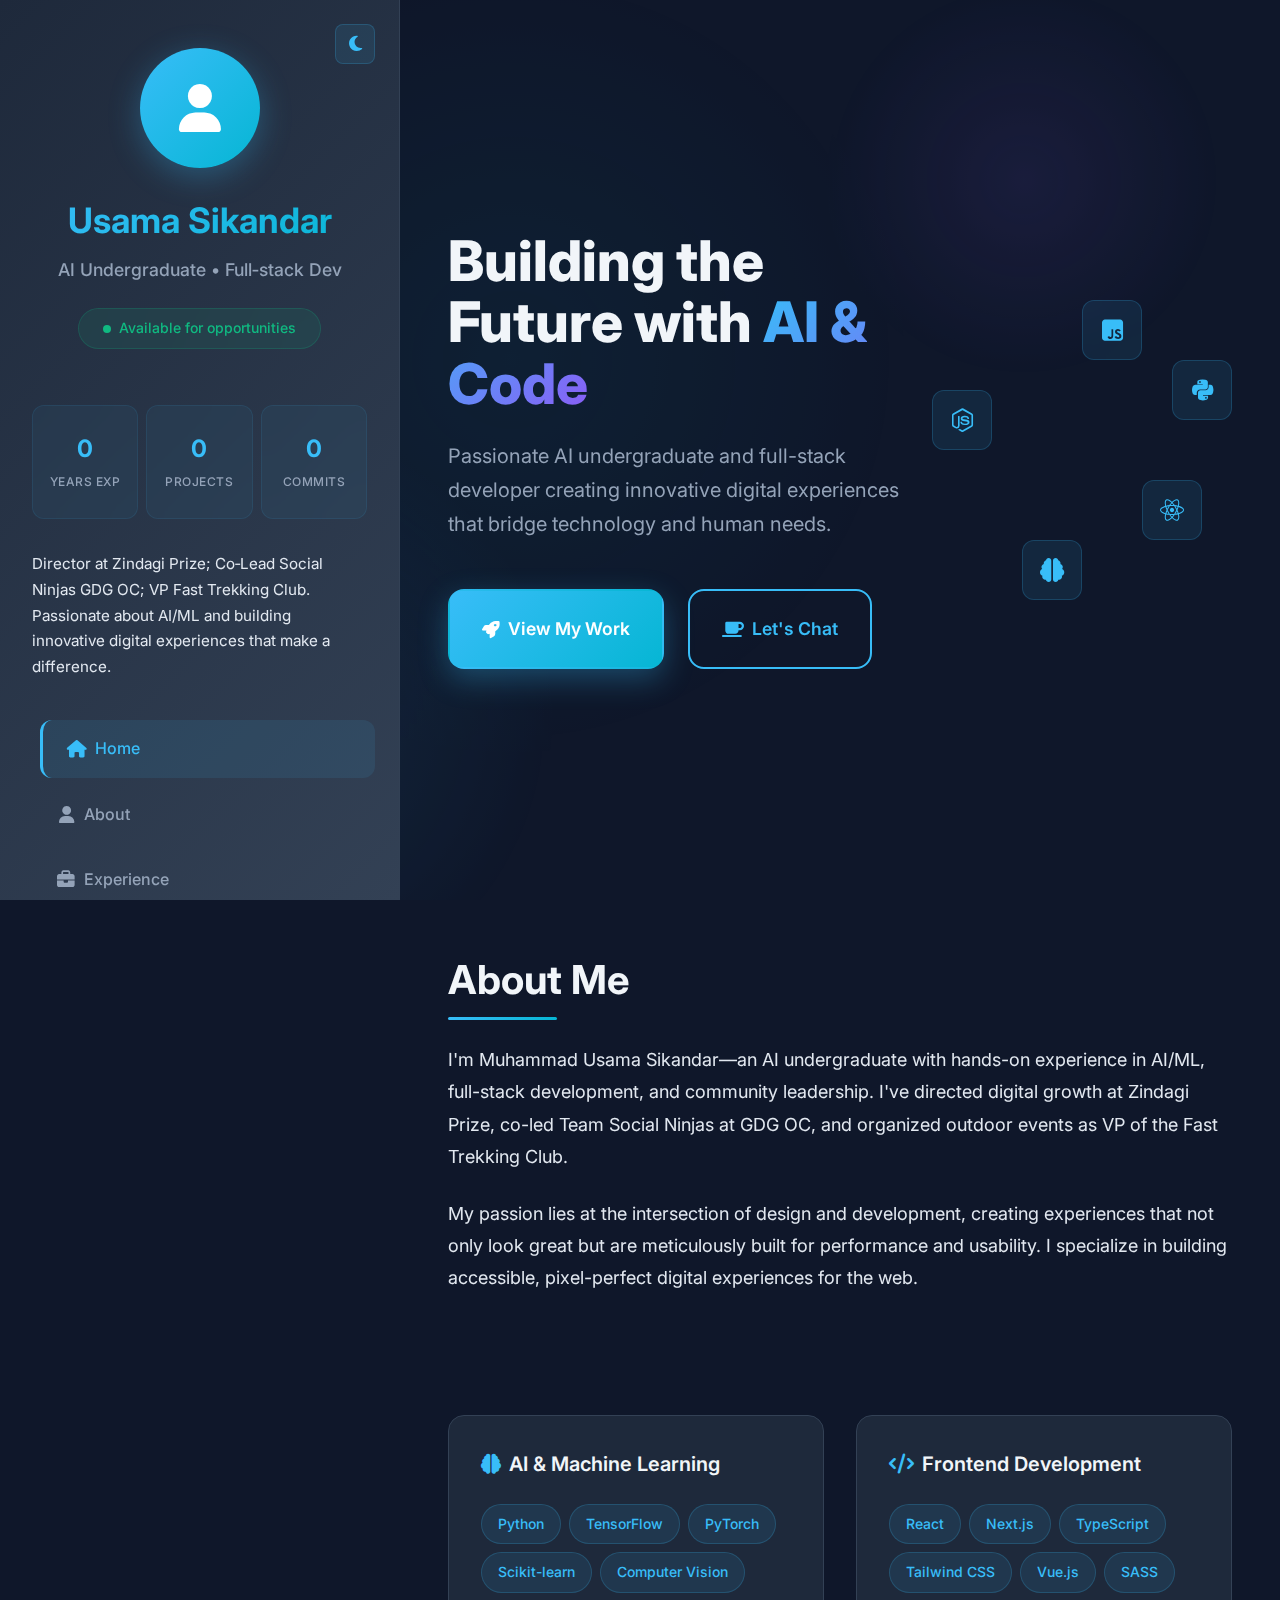
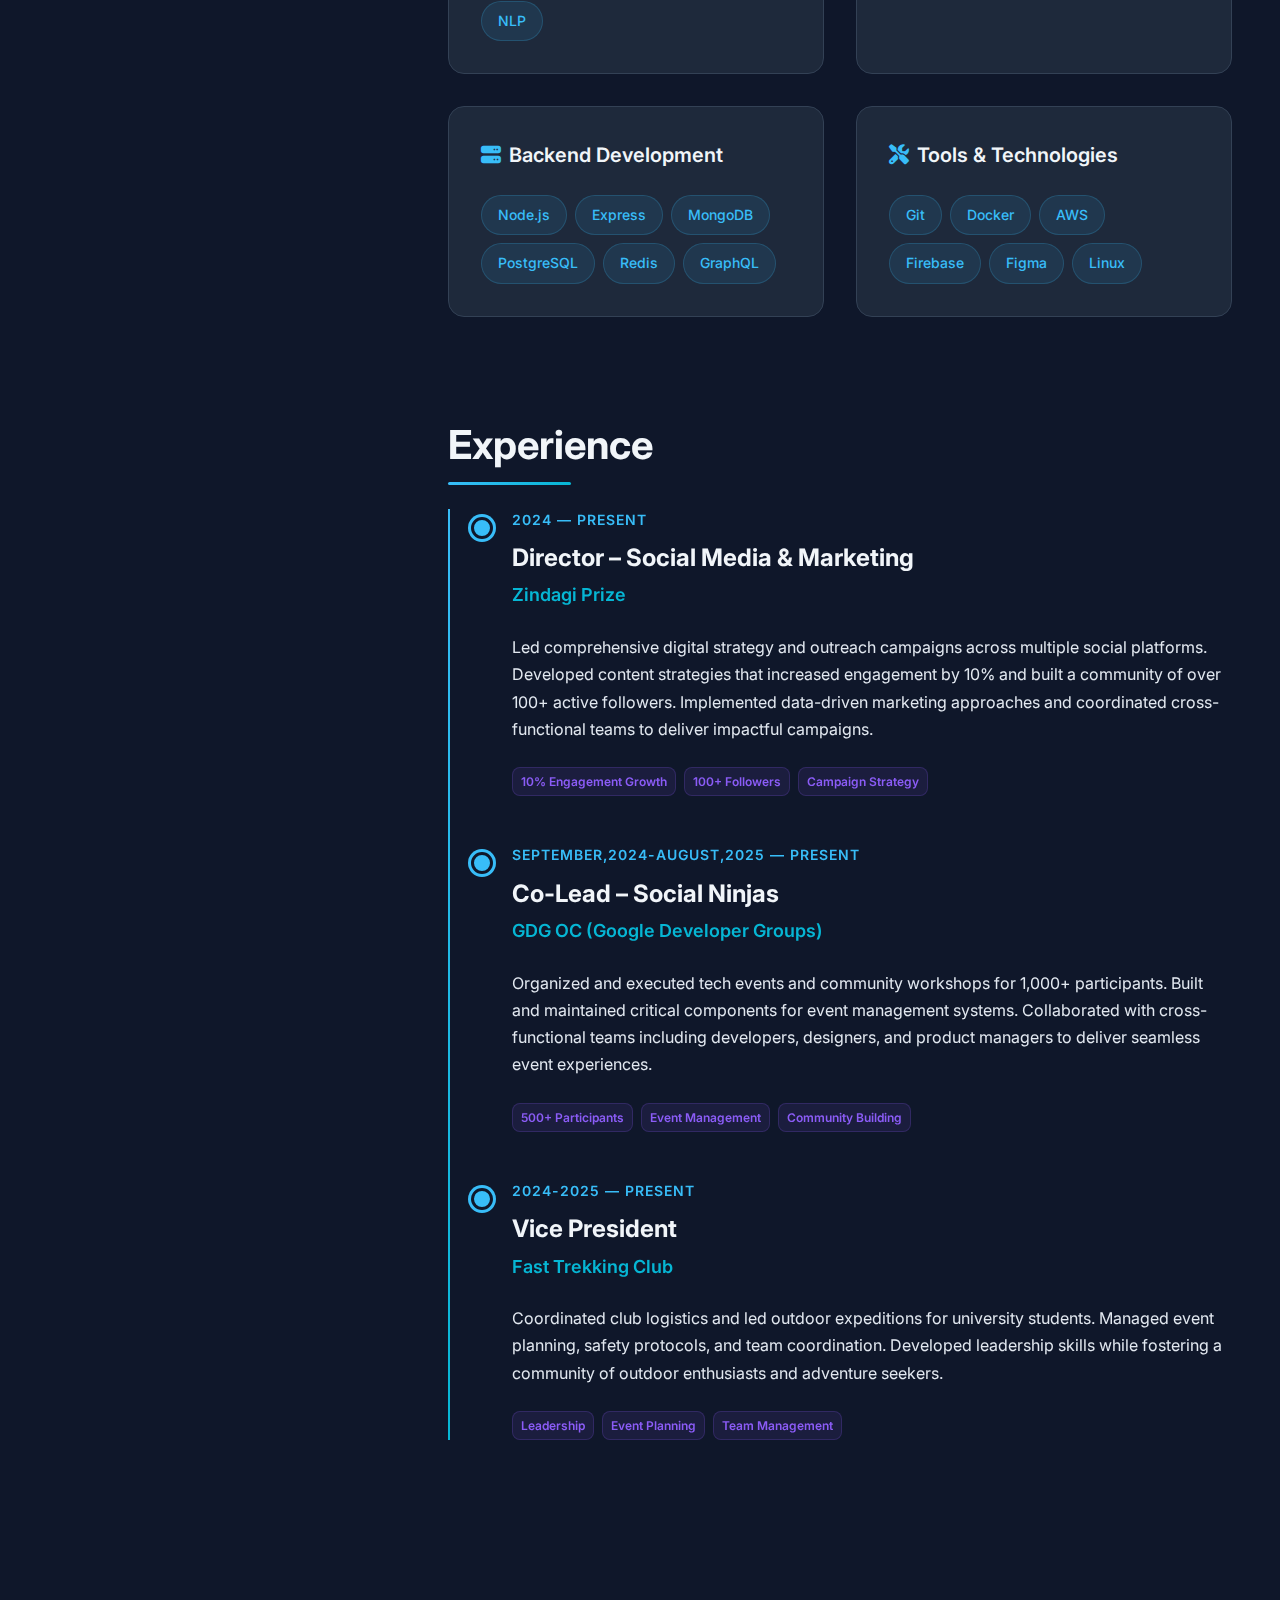
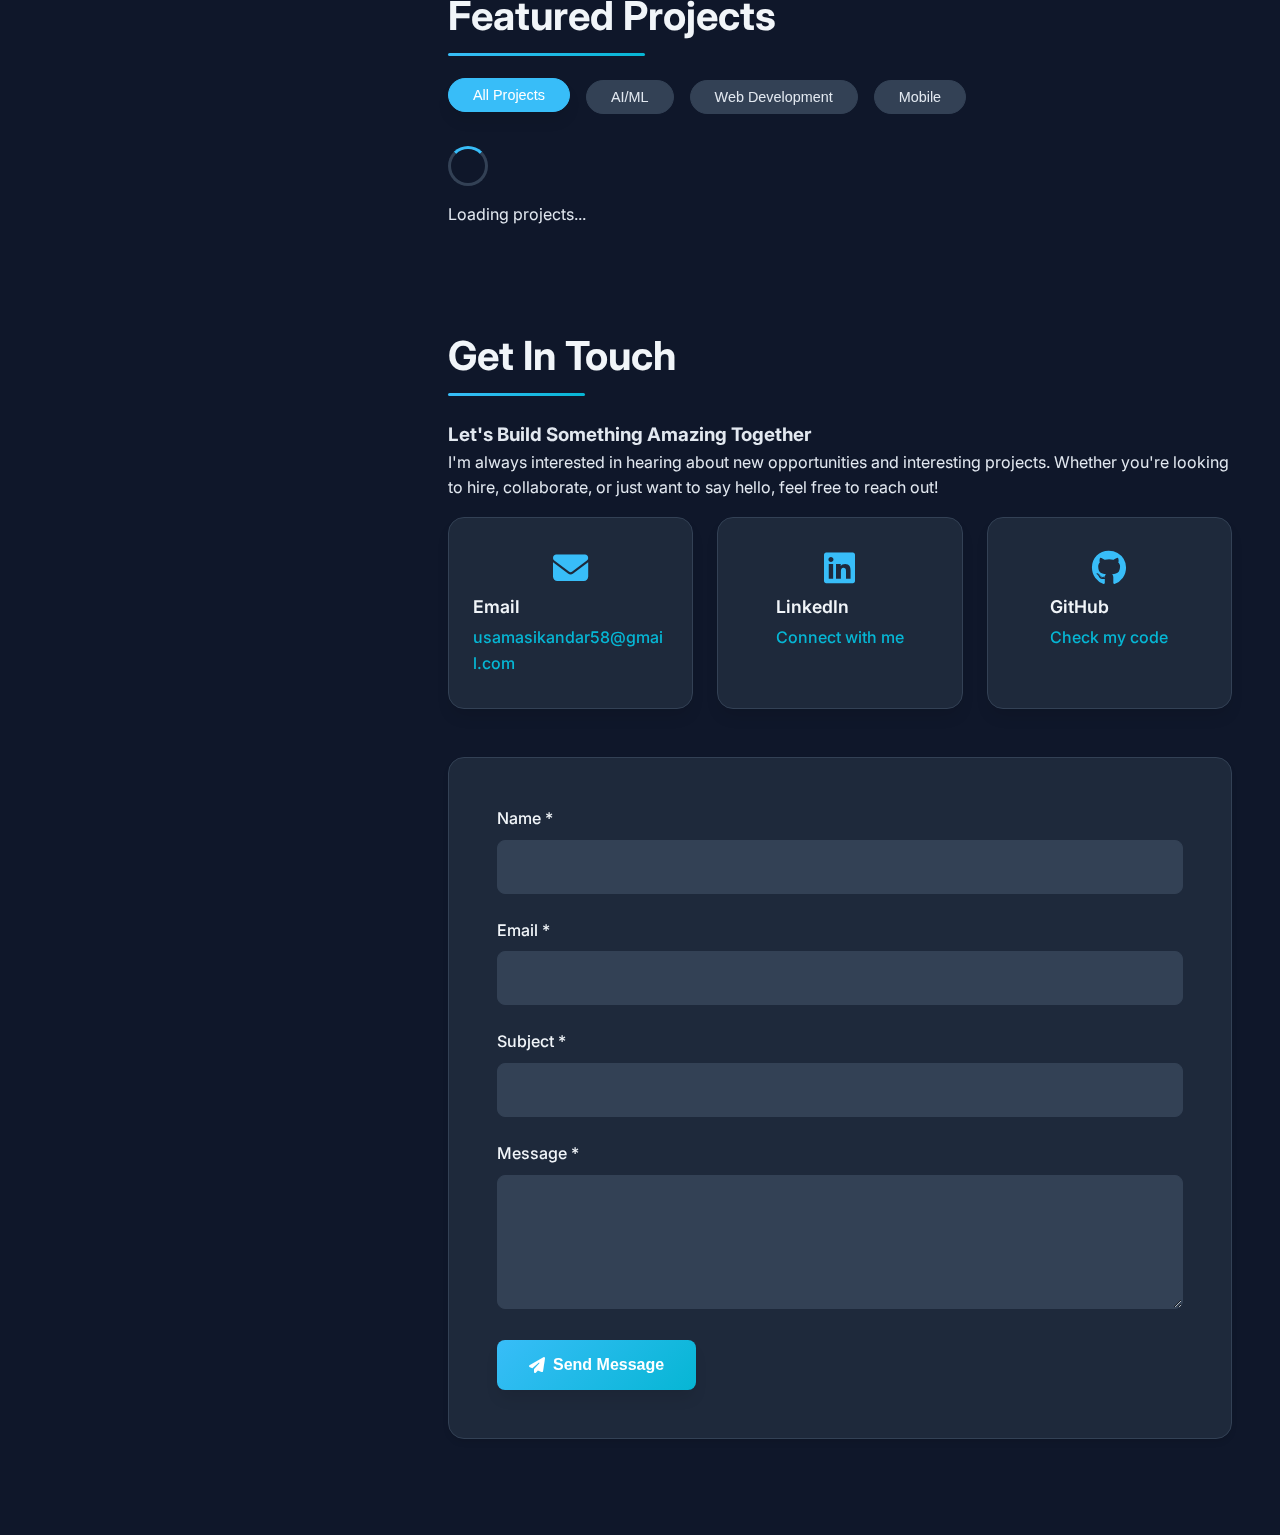
<file: 1.html>
<!DOCTYPE html>
<html lang="en">
<head>
  <meta charset="UTF-8">
  <meta name="viewport" content="width=device-width, initial-scale=1.0">
  <meta name="description" content="Usama Sikandar - AI Undergraduate & Full-stack Developer passionate about building innovative digital experiences">
  <meta name="keywords" content="AI, Machine Learning, Full Stack Developer, Web Development, JavaScript, Python">
  <meta name="author" content="Usama Sikandar">
  
  <title>Usama Sikandar • AI & Full‑stack Dev</title>
  <link href="https://fonts.googleapis.com/css2?family=Inter:wght@300;400;500;600;700;800&display=swap" rel="stylesheet">
  <link rel="stylesheet" href="https://cdnjs.cloudflare.com/ajax/libs/font-awesome/6.4.0/css/all.min.css">

  <link rel="stylesheet" href="style.css">
  <link rel="icon" type="image/x-icon" href="/favicon.ico">
</head>
<body>
  <div class="bg-animation"></div>
  <aside class="sidebar" id="sidebar">
    <button class="theme-toggle" onclick="toggleTheme()" aria-label="Toggle dark/light theme">
      <i class="fas fa-moon" id="theme-icon"></i>
    </button>
    <div class="profile-section">
      <div class="profile-image" aria-label="Profile picture">
        <i class="fas fa-user"></i>
      </div>
      <h1>Usama Sikandar</h1>
      <p class="subtitle">AI Undergraduate • Full‑stack Dev</p>
      <div class="status-indicator">
        <div class="status-dot"></div>
        Available for opportunities
      </div>
    </div>
    <div class="quick-stats">
      <div class="stat-item">
        <span class="stat-number" data-count="2">0</span>
        <span class="stat-label">Years Exp</span>
      </div>
      <div class="stat-item">
        <span class="stat-number" data-count="15">0</span>
        <span class="stat-label">Projects</span>
      </div>
      <div class="stat-item">
        <span class="stat-number" data-count="500">0</span>
        <span class="stat-label">Commits</span>
      </div>
    </div>

    <!-- Bio -->
    <p class="bio">
      Director at Zindagi Prize; Co‑Lead Social Ninjas GDG OC; VP Fast Trekking Club. 
      Passionate about AI/ML and building innovative digital experiences that make a difference.
    </p>
    <nav>
      <a href="#hero" class="nav-link active">
        <i class="fas fa-home"></i> Home
      </a>
      <a href="#about" class="nav-link">
        <i class="fas fa-user"></i> About
      </a>
      <a href="#experience" class="nav-link">
        <i class="fas fa-briefcase"></i> Experience
      </a>
      <a href="#projects" class="nav-link">
        <i class="fas fa-code"></i> Projects
      </a>
      <a href="#contact" class="nav-link">
        <i class="fas fa-envelope"></i> Contact
      </a>
    </nav>

    <!-- Social Links -->
    <div class="socials">
      <div class="socials-grid">
        <a href="https://github.com/usamasikandar67" target="_blank" rel="noopener" aria-label="GitHub Profile">
          <i class="fab fa-github"></i> GitHub
        </a>
        <a href="https://linkedin.com/in/usama-sikandar-ba22b42b1/" target="_blank" rel="noopener" aria-label="LinkedIn Profile">
          <i class="fab fa-linkedin"></i> LinkedIn
        </a>
        <a href="https://www.instagram.com/usamahehe" target="_blank" rel="noopener" aria-label="Instagram Profile">
          <i class="fab fa-instagram"></i> Instagram
        </a>
        <a href="mailto:usamasikandar58@gmail.com" aria-label="Send Email">
          <i class="fas fa-envelope"></i> Email
        </a>
      </div>
    </div>
  </aside>

  <!-- Mobile Menu Toggle -->
  <button class="mobile-menu-toggle" id="mobile-menu-toggle" aria-label="Toggle mobile menu">
    <span></span>
    <span></span>
    <span></span>
  </button>
  <main class="main">
    <section id="hero" class="section hero">
      <div class="hero-content">
        <h1 class="hero-title">
          Building the Future with
          <span class="highlight">AI & Code</span>
        </h1>
        <p class="hero-description">
          Passionate AI undergraduate and full-stack developer creating innovative digital experiences 
          that bridge technology and human needs.
        </p>
        <div class="hero-actions">
          <a href="#projects" class="cta-button primary">
            <i class="fas fa-rocket"></i> View My Work
          </a>
          <a href="#contact" class="cta-button secondary">
            <i class="fas fa-coffee"></i> Let's Chat
          </a>
        </div>
      </div>
      <div class="hero-visual">
        <div class="floating-elements">
          <div class="element" data-speed="0.5"><i class="fab fa-js-square"></i></div>
          <div class="element" data-speed="0.8"><i class="fab fa-python"></i></div>
          <div class="element" data-speed="0.3"><i class="fab fa-react"></i></div>
          <div class="element" data-speed="0.6"><i class="fas fa-brain"></i></div>
          <div class="element" data-speed="0.4"><i class="fab fa-node-js"></i></div>
        </div>
      </div>
    </section>

    <!-- About Section -->
    <section id="about" class="section">
      <h2>About Me</h2>
      <div class="about-content">
        <div class="about-text">
          <p>
            I'm Muhammad Usama Sikandar—an AI undergraduate with hands-on experience in AI/ML, 
            full-stack development, and community leadership. I've directed digital growth at 
            Zindagi Prize, co-led Team Social Ninjas at GDG OC, and organized outdoor events 
            as VP of the Fast Trekking Club.
          </p>
          <p>
            My passion lies at the intersection of design and development, creating experiences 
            that not only look great but are meticulously built for performance and usability. 
            I specialize in building accessible, pixel-perfect digital experiences for the web.
          </p>
        </div>
        
        <!-- Skills Grid -->
        <div class="skills-grid">
          <div class="skill-category">
            <h4><i class="fas fa-brain"></i> AI & Machine Learning</h4>
            <div class="skill-tags">
              <span class="skill-tag">Python</span>
              <span class="skill-tag">TensorFlow</span>
              <span class="skill-tag">PyTorch</span>
              <span class="skill-tag">Scikit-learn</span>
              <span class="skill-tag">Computer Vision</span>
              <span class="skill-tag">NLP</span>
            </div>
          </div>
          
          <div class="skill-category">
            <h4><i class="fas fa-code"></i> Frontend Development</h4>
            <div class="skill-tags">
              <span class="skill-tag">React</span>
              <span class="skill-tag">Next.js</span>
              <span class="skill-tag">TypeScript</span>
              <span class="skill-tag">Tailwind CSS</span>
              <span class="skill-tag">Vue.js</span>
              <span class="skill-tag">SASS</span>
            </div>
          </div>
          
          <div class="skill-category">
            <h4><i class="fas fa-server"></i> Backend Development</h4>
            <div class="skill-tags">
              <span class="skill-tag">Node.js</span>
              <span class="skill-tag">Express</span>
              <span class="skill-tag">MongoDB</span>
              <span class="skill-tag">PostgreSQL</span>
              <span class="skill-tag">Redis</span>
              <span class="skill-tag">GraphQL</span>
            </div>
          </div>
          
          <div class="skill-category">
            <h4><i class="fas fa-tools"></i> Tools & Technologies</h4>
            <div class="skill-tags">
              <span class="skill-tag">Git</span>
              <span class="skill-tag">Docker</span>
              <span class="skill-tag">AWS</span>
              <span class="skill-tag">Firebase</span>
              <span class="skill-tag">Figma</span>
              <span class="skill-tag">Linux</span>
            </div>
          </div>
        </div>
      </div>
    </section>

    <!-- Experience Section -->
    <section id="experience" class="section">
      <h2>Experience</h2>
      <div class="experience-timeline">
        <div class="experience-item">
          <div class="experience-date">2024 — Present</div>
          <div class="experience-content">
            <h3>Director – Social Media & Marketing</h3>
            <h4>Zindagi Prize</h4>
            <p>
              Led comprehensive digital strategy and outreach campaigns across multiple social platforms. 
              Developed content strategies that increased engagement by 10% and built a community of 
              over 100+ active followers. Implemented data-driven marketing approaches and coordinated 
              cross-functional teams to deliver impactful campaigns.
            </p>
            <div class="achievement-tags">
              <span class="achievement-tag">10% Engagement Growth</span>
              <span class="achievement-tag">100+ Followers</span>
              <span class="achievement-tag">Campaign Strategy</span>
            </div>
          </div>
        </div>

        <div class="experience-item">
          <div class="experience-date">september,2024-August,2025 — Present</div>
          <div class="experience-content">
            <h3>Co‑Lead – Social Ninjas</h3>
            <h4>GDG OC (Google Developer Groups)</h4>
            <p>
              Organized and executed tech events and community workshops for 1,000+ participants. 
              Built and maintained critical components for event management systems. Collaborated 
              with cross-functional teams including developers, designers, and product managers to 
              deliver seamless event experiences.
            </p>
            <div class="achievement-tags">
              <span class="achievement-tag">500+ Participants</span>
              <span class="achievement-tag">Event Management</span>
              <span class="achievement-tag">Community Building</span>
            </div>
          </div>
        </div>

        <div class="experience-item">
          <div class="experience-date">2024-2025 — Present</div>
          <div class="experience-content">
            <h3>Vice President</h3>
            <h4>Fast Trekking Club</h4>
            <p>
              Coordinated club logistics and led outdoor expeditions for university students. 
              Managed event planning, safety protocols, and team coordination. Developed leadership 
              skills while fostering a community of outdoor enthusiasts and adventure seekers.
            </p>
            <div class="achievement-tags">
              <span class="achievement-tag">Leadership</span>
              <span class="achievement-tag">Event Planning</span>
              <span class="achievement-tag">Team Management</span>
            </div>
          </div>
        </div>
      </div>
    </section>

    <!-- Projects Section -->
    <section id="projects" class="section">
      <h2>Featured Projects</h2>
      <div class="project-filters">
        <button class="filter-btn active" data-filter="all">All Projects</button>
        <button class="filter-btn" data-filter="ai">AI/ML</button>
        <button class="filter-btn" data-filter="web">Web Development</button>
        <button class="filter-btn" data-filter="mobile">Mobile</button>
      </div>
      <div id="projects-grid" class="projects-grid">
        <div class="loading">
          <div class="loading-spinner"></div>
          Loading projects...
        </div>
      </div>
    </section>
    <section id="contact" class="section">
      <h2>Get In Touch</h2>
      <div class="contact-grid">
        <div class="contact-info">
          <h3>Let's Build Something Amazing Together</h3>
          <p>
            I'm always interested in hearing about new opportunities and interesting projects. 
            Whether you're looking to hire, collaborate, or just want to say hello, feel free to reach out!
          </p>
          
          <div class="contact-methods">
            <div class="contact-method">
              <i class="fas fa-envelope"></i>
              <div>
                <h4>Email</h4>
                <a href="mailto:usamasikandar58@gmail.com">usamasikandar58@gmail.com</a>
              </div>
            </div>
            <div class="contact-method">
              <i class="fab fa-linkedin"></i>
              <div>
                <h4>LinkedIn</h4>
                <a href="https://linkedin.com/in/usama-sikandar-ba22b42b1/" target="_blank" rel="noopener">Connect with me</a>
              </div>
            </div>
            <div class="contact-method">
              <i class="fab fa-github"></i>
              <div>
                <h4>GitHub</h4>
                <a href="https://github.com/usamasikandar67" target="_blank" rel="noopener">Check my code</a>
              </div>
            </div>
          </div>
        </div>

        <div class="contact-form">
          <form id="contact-form">
            <div class="form-group">
              <label for="name">Name *</label>
              <input type="text" id="name" name="name" required>
            </div>
            <div class="form-group">
              <label for="email">Email *</label>
              <input type="email" id="email" name="email" required>
            </div>
            <div class="form-group">
              <label for="subject">Subject *</label>
              <input type="text" id="subject" name="subject" required>
            </div>
            <div class="form-group">
              <label for="message">Message *</label>
              <textarea id="message" name="message" rows="5" required></textarea>
            </div>
            <button type="submit" class="submit-btn">
              <i class="fas fa-paper-plane"></i>
              Send Message
            </button>
          </form>
        </div>
      </div>
    </section>
  </main>
  <button class="scroll-top" id="scroll-top" aria-label="Scroll to top">
    <i class="fas fa-chevron-up"></i>
  </button>
  <script src="script.js"></script>
</body>
</html>
</file>
<file: style.css>
/* ===== CSS VARIABLES ===== */
:root {
  /* Colors */
  --primary-color: #38bdf8;
  --secondary-color: #06b6d4;
  --accent-color: #8b5cf6;
  --success-color: #10b981;
  --warning-color: #f59e0b;
  --error-color: #ef4444;
  
  /* Background Colors */
  --bg-primary: #0f172a;
  --bg-secondary: #1e293b;
  --bg-tertiary: #334155;
  --bg-card: #1e293b;
  
  /* Text Colors */
  --text-primary: #f1f5f9;
  --text-secondary: #e2e8f0;
  --text-muted: #94a3b8;
  --text-accent: #cbd5e1;
  
  /* Border & Shadow */
  --border-color: #334155;
  --border-light: #475569;
  --shadow-sm: 0 4px 6px -1px rgba(0, 0, 0, 0.1);
  --shadow-md: 0 10px 15px -3px rgba(0, 0, 0, 0.1);
  --shadow-lg: 0 25px 50px rgba(0, 0, 0, 0.25);
  --shadow-xl: 0 35px 60px rgba(0, 0, 0, 0.3);
  
  /* Spacing */
  --spacing-xs: 0.25rem;
  --spacing-sm: 0.5rem;
  --spacing-md: 1rem;
  --spacing-lg: 1.5rem;
  --spacing-xl: 2rem;
  --spacing-2xl: 3rem;
  
  /* Sidebar */
  --sidebar-width: 400px;
  
  /* Transitions */
  --transition-fast: 0.15s ease;
  --transition-normal: 0.3s ease;
  --transition-slow: 0.5s ease;
  
  /* Border Radius */
  --radius-sm: 0.375rem;
  --radius-md: 0.5rem;
  --radius-lg: 0.75rem;
  --radius-xl: 1rem;
  --radius-2xl: 1.25rem;
  --radius-full: 9999px;
}

/* Light theme variables */
[data-theme="light"] {
  --bg-primary: #ffffff;
  --bg-secondary: #f8fafc;
  --bg-tertiary: #e2e8f0;
  --bg-card: #ffffff;
  --text-primary: #1e293b;
  --text-secondary: #334155;
  --text-muted: #64748b;
  --text-accent: #475569;
  --border-color: #e2e8f0;
  --border-light: #cbd5e1;
}

/* ===== RESET & BASE STYLES ===== */
* {
  box-sizing: border-box;
  margin: 0;
  padding: 0;
}

html {
  scroll-behavior: smooth;
}

body {
  font-family: 'Inter', -apple-system, BlinkMacSystemFont, 'Segoe UI', Roboto, sans-serif;
  background: var(--bg-primary);
  color: var(--text-secondary);
  line-height: 1.6;
  min-height: 100vh;
  overflow-x: hidden;
  transition: background-color var(--transition-normal), color var(--transition-normal);
}

/* ===== BACKGROUND ANIMATION ===== */
.bg-animation {
  position: fixed;
  top: 0;
  left: 0;
  width: 100%;
  height: 100%;
  pointer-events: none;
  z-index: -1;
  opacity: 0.6;
}

.bg-animation::before {
  content: '';
  position: absolute;
  inset: 0;
  background: 
    radial-gradient(600px circle at 20% 80%, rgba(56, 189, 248, 0.15), transparent 50%),
    radial-gradient(400px circle at 80% 20%, rgba(139, 92, 246, 0.15), transparent 50%),
    radial-gradient(800px circle at 40% 40%, rgba(6, 182, 212, 0.1), transparent 50%);
  animation: float 20s ease-in-out infinite;
}

@keyframes float {
  0%, 100% { transform: translate(0, 0) rotate(0deg); }
  33% { transform: translate(30px, -30px) rotate(120deg); }
  66% { transform: translate(-20px, 20px) rotate(240deg); }
}

/* ===== SIDEBAR STYLES ===== */
.sidebar {
  position: fixed;
  left: 0;
  top: 0;
  width: var(--sidebar-width);
  height: 100vh;
  background: linear-gradient(135deg, var(--bg-secondary) 0%, var(--bg-tertiary) 100%);
  backdrop-filter: blur(20px);
  border-right: 1px solid var(--border-color);
  padding: var(--spacing-2xl) var(--spacing-xl);
  display: flex;
  flex-direction: column;
  overflow-y: auto;
  z-index: 100;
  transition: transform var(--transition-normal);
}

/* Theme Toggle */
.theme-toggle {
  position: absolute;
  top: var(--spacing-lg);
  right: var(--spacing-lg);
  background: rgba(56, 189, 248, 0.1);
  border: 1px solid rgba(56, 189, 248, 0.2);
  border-radius: var(--radius-md);
  padding: var(--spacing-sm);
  color: var(--primary-color);
  cursor: pointer;
  transition: all var(--transition-normal);
  font-size: 1.1rem;
  width: 40px;
  height: 40px;
  display: flex;
  align-items: center;
  justify-content: center;
}

.theme-toggle:hover {
  background: rgba(56, 189, 248, 0.2);
  transform: scale(1.05);
}

/* Profile Section */
.profile-section {
  text-align: center;
  margin-bottom: var(--spacing-xl);
}

.profile-image {
  width: 120px;
  height: 120px;
  border-radius: 50%;
  background: linear-gradient(135deg, var(--primary-color), var(--secondary-color));
  margin: 0 auto var(--spacing-lg);
  display: flex;
  align-items: center;
  justify-content: center;
  font-size: 3rem;
  color: white;
  box-shadow: 0 8px 32px rgba(56, 189, 248, 0.3);
  transition: transform var(--transition-normal);
  position: relative;
  overflow: hidden;
}

.profile-image::before {
  content: '';
  position: absolute;
  inset: 0;
  background: linear-gradient(45deg, transparent, rgba(255, 255, 255, 0.1), transparent);
  transform: translateX(-100%);
  transition: transform 0.6s;
}

.profile-image:hover {
  transform: scale(1.05) rotate(5deg);
}

.profile-image:hover::before {
  transform: translateX(100%);
}

.sidebar h1 {
  font-size: 2.2rem;
  font-weight: 700;
  color: var(--text-primary);
  margin-bottom: var(--spacing-sm);
  background: linear-gradient(135deg, var(--primary-color), var(--secondary-color));
  -webkit-background-clip: text;
  -webkit-text-fill-color: transparent;
  background-clip: text;
}

.subtitle {
  color: var(--text-muted);
  font-size: 1.1rem;
  font-weight: 500;
  margin-bottom: var(--spacing-lg);
}

/* Status Indicator */
.status-indicator {
  display: inline-flex;
  align-items: center;
  gap: var(--spacing-sm);
  background: rgba(16, 185, 129, 0.1);
  color: var(--success-color);
  padding: var(--spacing-sm) var(--spacing-lg);
  border-radius: var(--radius-full);
  font-size: 0.875rem;
  font-weight: 500;
  margin-bottom: var(--spacing-lg);
  border: 1px solid rgba(16, 185, 129, 0.2);
  backdrop-filter: blur(10px);
}

.status-dot {
  width: 8px;
  height: 8px;
  background: var(--success-color);
  border-radius: 50%;
  animation: pulse 2s infinite;
}

@keyframes pulse {
  0% { box-shadow: 0 0 0 0 rgba(16, 185, 129, 0.7); }
  70% { box-shadow: 0 0 0 10px rgba(16, 185, 129, 0); }
  100% { box-shadow: 0 0 0 0 rgba(16, 185, 129, 0); }
}

/* Quick Stats */
.quick-stats {
  display: grid;
  grid-template-columns: repeat(3, 1fr);
  gap: var(--spacing-sm);
  margin-bottom: var(--spacing-xl);
}

.stat-item {
  text-align: center;
  padding: var(--spacing-lg) var(--spacing-sm);
  background: rgba(56, 189, 248, 0.05);
  border-radius: var(--radius-lg);
  border: 1px solid rgba(56, 189, 248, 0.1);
  transition: all var(--transition-normal);
  backdrop-filter: blur(10px);
}

.stat-item:hover {
  transform: translateY(-2px);
  background: rgba(56, 189, 248, 0.1);
  border-color: rgba(56, 189, 248, 0.2);
}

.stat-number {
  font-size: 1.5rem;
  font-weight: 700;
  color: var(--primary-color);
  display: block;
  transition: all var(--transition-normal);
}

.stat-label {
  font-size: 0.75rem;
  color: var(--text-muted);
  text-transform: uppercase;
  letter-spacing: 0.5px;
  font-weight: 500;
}

/* Bio */
.bio {
  color: var(--text-secondary);
  font-size: 0.95rem;
  margin-bottom: var(--spacing-xl);
  line-height: 1.7;
}

/* Navigation */
nav {
  margin-bottom: var(--spacing-xl);
}

.nav-link {
  display: flex;
  align-items: center;
  gap: var(--spacing-sm);
  margin: var(--spacing-sm) 0;
  color: var(--text-muted);
  font-weight: 500;
  font-size: 1rem;
  text-decoration: none;
  padding: var(--spacing-md) var(--spacing-lg);
  border-radius: var(--radius-lg);
  transition: all var(--transition-normal);
  position: relative;
  overflow: hidden;
}

.nav-link i {
  width: 20px;
  text-align: center;
  font-size: 1.1rem;
}

.nav-link::before {
  content: '';
  position: absolute;
  top: 0;
  left: -100%;
  width: 100%;
  height: 100%;
  background: linear-gradient(90deg, transparent, rgba(56, 189, 248, 0.1), transparent);
  transition: left 0.5s;
}

.nav-link:hover,
.nav-link.active {
  color: var(--primary-color);
  background: rgba(56, 189, 248, 0.1);
  transform: translateX(8px);
  border-left: 3px solid var(--primary-color);
}

.nav-link:hover::before {
  left: 100%;
}

/* Social Links */
.socials {
  margin-top: auto;
  padding-top: var(--spacing-xl);
  border-top: 1px solid var(--border-color);
}

.socials-grid {
  display: grid;
  grid-template-columns: repeat(2, 1fr);
  gap: var(--spacing-sm);
}

.socials a {
  display: flex;
  align-items: center;
  justify-content: center;
  gap: var(--spacing-xs);
  padding: var(--spacing-sm);
  background: rgba(56, 189, 248, 0.1);
  border: 1px solid rgba(56, 189, 248, 0.2);
  border-radius: var(--radius-md);
  color: var(--primary-color);
  font-size: 0.875rem;
  font-weight: 500;
  text-decoration: none;
  transition: all var(--transition-normal);
  backdrop-filter: blur(10px);
}

.socials a:hover {
  background: rgba(56, 189, 248, 0.2);
  border-color: var(--primary-color);
  transform: translateY(-2px);
  box-shadow: 0 8px 25px rgba(56, 189, 248, 0.2);
}

/* Mobile Menu Toggle */
.mobile-menu-toggle {
  display: none;
  position: fixed;
  top: var(--spacing-lg);
  right: var(--spacing-lg);
  z-index: 200;
  background: var(--bg-secondary);
  border: 1px solid var(--border-color);
  border-radius: var(--radius-md);
  padding: var(--spacing-sm);
  cursor: pointer;
  flex-direction: column;
  gap: 4px;
  width: 40px;
  height: 40px;
  justify-content: center;
  align-items: center;
  transition: all var(--transition-normal);
}

.mobile-menu-toggle span {
  width: 20px;
  height: 2px;
  background: var(--text-secondary);
  border-radius: 1px;
  transition: all var(--transition-normal);
}

.mobile-menu-toggle:hover {
  background: var(--bg-tertiary);
}

.mobile-menu-toggle.active span:nth-child(1) {
  transform: rotate(45deg) translate(5px, 5px);
}

.mobile-menu-toggle.active span:nth-child(2) {
  opacity: 0;
}

.mobile-menu-toggle.active span:nth-child(3) {
  transform: rotate(-45deg) translate(7px, -6px);
}

/* ===== MAIN CONTENT ===== */
.main {
  margin-left: var(--sidebar-width);
  min-height: 100vh;
  position: relative;
}

/* Section Styles */
.section {
  padding: var(--spacing-2xl);
  max-width: 1200px;
  margin: 0 auto;
  position: relative;
}

.section h2 {
  font-size: 2.5rem;
  font-weight: 700;
  color: var(--text-primary);
  margin-bottom: var(--spacing-xl);
  position: relative;
  display: inline-block;
}

.section h2::after {
  content: '';
  position: absolute;
  bottom: -8px;
  left: 0;
  width: 60%;
  height: 3px;
  background: linear-gradient(90deg, var(--primary-color), var(--secondary-color));
  border-radius: var(--radius-full);
}

/* Hero Section */
.hero {
  min-height: 100vh;
  display: flex;
  align-items: center;
  justify-content: center;
  position: relative;
  overflow: hidden;
}

.hero-visual-bg {
  position: absolute;
  inset: 0;
  width: 100%;
  height: 100%;
  z-index: 0;
  display: flex;
  align-items: center;
  justify-content: center;
  pointer-events: none;
}

.hero-visual-bg .floating-elements {
  width: 500px;
  height: 500px;
  opacity: 0.18;
  filter: blur(0.5px);
}

.hero-center-wrapper,
.hero-content {
  position: relative;
  z-index: 1;
}

.hero-title {
  font-size: 3.5rem;
  font-weight: 800;
  color: var(--text-primary);
  line-height: 1.1;
  margin-bottom: var(--spacing-lg);
}

.highlight {
  background: linear-gradient(135deg, var(--primary-color), var(--accent-color));
  -webkit-background-clip: text;
  -webkit-text-fill-color: transparent;
  background-clip: text;
  position: relative;
}

.hero-description {
  font-size: 1.25rem;
  color: var(--text-muted);
  margin-bottom: var(--spacing-2xl);
  line-height: 1.7;
}

.hero-actions {
  display: flex;
  gap: var(--spacing-lg);
  align-items: center;
  flex-wrap: wrap;
}

.cta-button {
  display: inline-flex;
  align-items: center;
  gap: var(--spacing-sm);
  padding: var(--spacing-lg) var(--spacing-xl);
  border-radius: var(--radius-xl);
  font-weight: 600;
  font-size: 1.1rem;
  text-decoration: none;
  transition: all var(--transition-normal);
  position: relative;
  overflow: hidden;
  border: 2px solid transparent;
}

.cta-button.primary {
  background: linear-gradient(135deg, var(--primary-color), var(--secondary-color));
  color: white;
  box-shadow: 0 10px 30px rgba(56, 189, 248, 0.3);
}

.cta-button.primary:hover {
  transform: translateY(-3px);
  box-shadow: 0 15px 40px rgba(56, 189, 248, 0.4);
}

.cta-button.secondary {
  background: transparent;
  color: var(--primary-color);
  border-color: var(--primary-color);
}

.cta-button.secondary:hover {
  background: var(--primary-color);
  color: white;
  transform: translateY(-2px);
}

/* Hero Visual */
.hero-visual {
  flex: 1;
  display: flex;
  align-items: center;
  justify-content: center;
  position: relative;
  min-height: 400px;
}

.floating-elements {
  position: relative;
  width: 300px;
  height: 300px;
}

.element {
  position: absolute;
  width: 60px;
  height: 60px;
  background: rgba(56, 189, 248, 0.1);
  border: 1px solid rgba(56, 189, 248, 0.2);
  border-radius: var(--radius-lg);
  display: flex;
  align-items: center;
  justify-content: center;
  font-size: 1.5rem;
  color: var(--primary-color);
  animation: float-element 6s ease-in-out infinite;
  backdrop-filter: blur(10px);
}

.element:nth-child(1) { top: 0; left: 50%; animation-delay: 0s; }
.element:nth-child(2) { top: 20%; right: 0; animation-delay: 1s; }
.element:nth-child(3) { bottom: 20%; right: 10%; animation-delay: 2s; }
.element:nth-child(4) { bottom: 0; left: 30%; animation-delay: 3s; }
.element:nth-child(5) { top: 30%; left: 0; animation-delay: 4s; }

@keyframes float-element {
  0%, 100% { transform: translateY(0) rotate(0deg); }
  50% { transform: translateY(-20px) rotate(180deg); }
}

/* About Section */
.about-content {
  display: grid;
  gap: var(--spacing-2xl);
}

.about-text {
  font-size: 1.125rem;
  line-height: 1.8;
  color: var(--text-secondary);
}

.about-text p {
  margin-bottom: var(--spacing-lg);
}

/* Skills Grid */
.skills-grid {
  display: grid;
  grid-template-columns: repeat(auto-fit, minmax(300px, 1fr));
  gap: var(--spacing-xl);
  margin-top: var(--spacing-2xl);
}

.skill-category {
  background: var(--bg-card);
  border: 1px solid var(--border-color);
  border-radius: var(--radius-xl);
  padding: var(--spacing-xl);
  transition: all var(--transition-normal);
  backdrop-filter: blur(20px);
}

.skill-category:hover {
  transform: translateY(-5px);
  border-color: var(--primary-color);
  box-shadow: var(--shadow-lg);
}

.skill-category h4 {
  color: var(--text-primary);
  font-size: 1.25rem;
  font-weight: 600;
  margin-bottom: var(--spacing-lg);
  display: flex;
  align-items: center;
  gap: var(--spacing-sm);
}

.skill-category h4 i {
  color: var(--primary-color);
}

.skill-tags {
  display: flex;
  flex-wrap: wrap;
  gap: var(--spacing-sm);
}

.skill-tag {
  background: rgba(56, 189, 248, 0.1);
  color: var(--primary-color);
  padding: var(--spacing-sm) var(--spacing-md);
  border-radius: var(--radius-full);
  font-size: 0.875rem;
  font-weight: 500;
  border: 1px solid rgba(56, 189, 248, 0.2);
  transition: all var(--transition-normal);
}

.skill-tag:hover {
  background: rgba(56, 189, 248, 0.2);
  transform: scale(1.05);
}

/* Experience Section */
.experience-timeline {
  position: relative;
  padding-left: var(--spacing-xl);
}

.experience-timeline::before {
  content: '';
  position: absolute;
  left: 0;
  top: 0;
  bottom: 0;
  width: 2px;
  background: linear-gradient(to bottom, var(--primary-color), var(--secondary-color));
}

.experience-item {
  position: relative;
  margin-bottom: var(--spacing-2xl);
  padding-left: var(--spacing-xl);
}

.experience-item::before {
  content: '';
  position: absolute;
  left: -9px;
  top: 8px;
  width: 16px;
  height: 16px;
  background: var(--primary-color);
  border-radius: 50%;
  border: 3px solid var(--bg-primary);
  box-shadow: 0 0 0 3px var(--primary-color);
}

.experience-date {
  color: var(--primary-color);
  font-weight: 600;
  font-size: 0.875rem;
  text-transform: uppercase;
  letter-spacing: 1px;
  margin-bottom: var(--spacing-sm);
}

.experience-content h3 {
  color: var(--text-primary);
  font-size: 1.5rem;
  font-weight: 700;
  margin-bottom: var(--spacing-xs);
}

.experience-content h4 {
  color: var(--secondary-color);
  font-size: 1.125rem;
  font-weight: 600;
  margin-bottom: var(--spacing-lg);
}

.experience-content p {
  color: var(--text-secondary);
  line-height: 1.7;
  margin-bottom: var(--spacing-lg);
}

.achievement-tags {
  display: flex;
  flex-wrap: wrap;
  gap: var(--spacing-sm);
}

.achievement-tag {
  background: rgba(139, 92, 246, 0.1);
  color: var(--accent-color);
  padding: var(--spacing-xs) var(--spacing-sm);
  border-radius: var(--radius-md);
  font-size: 0.75rem;
  font-weight: 600;
  border: 1px solid rgba(139, 92, 246, 0.2);
}

/* ===== PROJECT CARDS STYLES ===== */
.projects-grid {
  display: grid;
  grid-template-columns: repeat(auto-fit, minmax(350px, 1fr));
  gap: var(--spacing-xl);
  margin-top: var(--spacing-xl);
}

.project-card {
  background: var(--bg-card);
  border: 1px solid var(--border-color);
  border-radius: var(--radius-xl);
  padding: var(--spacing-xl);
  transition: all var(--transition-normal);
  cursor: pointer;
  position: relative;
  overflow: hidden;
  box-shadow: var(--shadow-sm);
}

.project-card::before {
  content: '';
  position: absolute;
  top: 0;
  left: 0;
  right: 0;
  height: 4px;
  background: linear-gradient(90deg, var(--primary-color), var(--secondary-color));
  transform: scaleX(0);
  transition: transform var(--transition-normal);
}

.project-card:hover {
  transform: translateY(-5px);
  box-shadow: var(--shadow-lg);
  border-color: var(--primary-color);
}

.project-card:hover::before {
  transform: scaleX(1);
}

.project-image {
  display: flex;
  justify-content: space-between;
  align-items: center;
  margin-bottom: var(--spacing-lg);
}

.project-icon {
  width: 60px;
  height: 60px;
  border-radius: var(--radius-lg);
  background: linear-gradient(135deg, var(--primary-color), var(--secondary-color));
  display: flex;
  align-items: center;
  justify-content: center;
  font-size: 1.5rem;
  color: white;
  box-shadow: var(--shadow-md);
}

.project-stats {
  display: flex;
  gap: var(--spacing-md);
}

.project-stats .stat {
  display: flex;
  align-items: center;
  gap: var(--spacing-xs);
  color: var(--text-muted);
  font-size: 0.9rem;
}

.project-content {
  flex: 1;
}

.project-title {
  font-size: 1.25rem;
  font-weight: 600;
  color: var(--text-primary);
  margin-bottom: var(--spacing-sm);
}

.project-description {
  color: var(--text-secondary);
  line-height: 1.6;
  margin-bottom: var(--spacing-lg);
  display: -webkit-box;
  -webkit-line-clamp: 3;
  line-clamp: 3;
  -webkit-box-orient: vertical;
  overflow: hidden;
}

.project-tech {
  display: flex;
  flex-wrap: wrap;
  gap: var(--spacing-xs);
  margin-bottom: var(--spacing-lg);
}

.tech-tag {
  background: rgba(56, 189, 248, 0.1);
  color: var(--primary-color);
  padding: var(--spacing-xs) var(--spacing-sm);
  border-radius: var(--radius-full);
  font-size: 0.8rem;
  font-weight: 500;
  border: 1px solid rgba(56, 189, 248, 0.2);
}

.project-links {
  display: flex;
  gap: var(--spacing-md);
}

.project-link {
  display: flex;
  align-items: center;
  gap: var(--spacing-xs);
  padding: var(--spacing-sm) var(--spacing-md);
  background: var(--bg-tertiary);
  color: var(--text-secondary);
  text-decoration: none;
  border-radius: var(--radius-md);
  font-size: 0.9rem;
  font-weight: 500;
  transition: all var(--transition-normal);
  border: 1px solid var(--border-color);
}

.project-link:hover {
  background: var(--primary-color);
  color: white;
  border-color: var(--primary-color);
  transform: translateY(-2px);
}

.project-link i {
  font-size: 0.8rem;
}

/* Project Filters */
.project-filters {
  display: flex;
  gap: var(--spacing-md);
  margin-bottom: var(--spacing-xl);
  flex-wrap: wrap;
}

.filter-btn {
  padding: var(--spacing-sm) var(--spacing-lg);
  background: var(--bg-tertiary);
  color: var(--text-secondary);
  border: 1px solid var(--border-color);
  border-radius: var(--radius-full);
  cursor: pointer;
  transition: all var(--transition-normal);
  font-weight: 500;
  font-size: 0.9rem;
}

.filter-btn:hover,
.filter-btn.active {
  background: var(--primary-color);
  color: white;
  border-color: var(--primary-color);
  transform: translateY(-2px);
  box-shadow: var(--shadow-md);
}

/* Loading and Error States */
.loading-container {
  display: flex;
  flex-direction: column;
  align-items: center;
  justify-content: center;
  padding: var(--spacing-2xl);
  text-align: center;
}

.loading-spinner {
  width: 40px;
  height: 40px;
  border: 3px solid var(--border-color);
  border-top: 3px solid var(--primary-color);
  border-radius: 50%;
  animation: spin 1s linear infinite;
  margin-bottom: var(--spacing-md);
}

@keyframes spin {
  0% { transform: rotate(0deg); }
  100% { transform: rotate(360deg); }
}

.loading-text {
  color: var(--text-muted);
  font-size: 1.1rem;
}

.error-container {
  text-align: center;
  padding: var(--spacing-2xl);
  color: var(--text-muted);
}

.error-container h3 {
  color: var(--text-primary);
  margin-bottom: var(--spacing-md);
}

.retry-button {
  background: var(--primary-color);
  color: white;
  border: none;
  padding: var(--spacing-sm) var(--spacing-lg);
  border-radius: var(--radius-md);
  cursor: pointer;
  font-weight: 500;
  margin-top: var(--spacing-md);
  transition: all var(--transition-normal);
}

.retry-button:hover {
  background: var(--secondary-color);
  transform: translateY(-2px);
}

.no-results {
  text-align: center;
  padding: var(--spacing-2xl);
  color: var(--text-muted);
}

.no-results i {
  font-size: 3rem;
  margin-bottom: var(--spacing-md);
  color: var(--primary-color);
}

.no-results h3 {
  color: var(--text-primary);
  margin-bottom: var(--spacing-sm);
}

/* Contact Form Enhancements */
.contact-form {
  background: var(--bg-card);
  border: 1px solid var(--border-color);
  border-radius: var(--radius-xl);
  padding: var(--spacing-2xl);
  box-shadow: var(--shadow-sm);
  margin-top: 3rem;
  margin-bottom: 3rem;
}

.form-group {
  margin-bottom: var(--spacing-lg);
}

.form-group label {
  display: block;
  margin-bottom: var(--spacing-sm);
  color: var(--text-primary);
  font-weight: 500;
}

.form-group input,
.form-group textarea {
  width: 100%;
  padding: var(--spacing-md);
  background: var(--bg-tertiary);
  border: 1px solid var(--border-color);
  border-radius: var(--radius-md);
  color: var(--text-secondary);
  font-size: 1rem;
  transition: all var(--transition-normal);
  font-family: inherit;
}

.form-group input:focus,
.form-group textarea:focus {
  outline: none;
  border-color: var(--primary-color);
  box-shadow: 0 0 0 3px rgba(56, 189, 248, 0.1);
  background: var(--bg-secondary);
}

.submit-btn {
  background: linear-gradient(135deg, var(--primary-color), var(--secondary-color));
  color: white;
  border: none;
  padding: var(--spacing-md) var(--spacing-xl);
  border-radius: var(--radius-md);
  font-weight: 600;
  font-size: 1rem;
  cursor: pointer;
  transition: all var(--transition-normal);
  display: flex;
  align-items: center;
  gap: var(--spacing-sm);
  box-shadow: var(--shadow-md);
}

.submit-btn:hover {
  transform: translateY(-2px);
  box-shadow: var(--shadow-lg);
}

.submit-btn:disabled {
  opacity: 0.6;
  cursor: not-allowed;
  transform: none;
}

/* Notifications */
.notification {
  position: fixed;
  top: var(--spacing-lg);
  right: var(--spacing-lg);
  padding: var(--spacing-md) var(--spacing-lg);
  border-radius: var(--radius-md);
  color: white;
  font-weight: 500;
  z-index: 1000;
  opacity: 0;
  transform: translateX(100%);
  animation: slideIn 0.3s ease forwards;
  max-width: 400px;
  box-shadow: var(--shadow-lg);
}

.notification-success {
  background: var(--success-color);
}

.notification-error {
  background: var(--error-color);
}

.notification-warning {
  background: var(--warning-color);
}

.notification-info {
  background: var(--primary-color);
}

@keyframes slideIn {
  to {
    opacity: 1;
    transform: translateX(0);
  }
}

/* Scroll Progress Bar */
.scroll-progress-bar {
  position: fixed;
  top: 0;
  left: 0;
  width: 0%;
  height: 3px;
  background: linear-gradient(90deg, var(--primary-color), var(--secondary-color));
  z-index: 1000;
  transition: width 0.3s ease;
}

/* Scroll to Top Button */
.scroll-top {
  position: fixed;
  bottom: var(--spacing-lg);
  right: var(--spacing-lg);
  width: 50px;
  height: 50px;
  background: var(--primary-color);
  color: white;
  border: none;
  border-radius: 50%;
  cursor: pointer;
  font-size: 1.2rem;
  opacity: 0;
  visibility: hidden;
  transform: translateY(20px);
  transition: all var(--transition-normal);
  z-index: 100;
  box-shadow: var(--shadow-md);
}

.scroll-top.visible {
  opacity: 1;
  visibility: visible;
  transform: translateY(0);
}

.scroll-top:hover {
  background: var(--secondary-color);
  transform: translateY(-5px);
  box-shadow: var(--shadow-lg);
}

/* Mobile Menu Toggle */
.mobile-menu-toggle {
  display: none;
  position: fixed;
  top: var(--spacing-lg);
  left: var(--spacing-lg);
  z-index: 1001;
  background: var(--bg-card);
  border: 1px solid var(--border-color);
  border-radius: var(--radius-md);
  width: 50px;
  height: 50px;
  flex-direction: column;
  align-items: center;
  justify-content: center;
  gap: 4px;
  cursor: pointer;
  transition: all var(--transition-normal);
}

.mobile-menu-toggle span {
  width: 20px;
  height: 2px;
  background: var(--text-primary);
  transition: all var(--transition-normal);
}

.mobile-menu-toggle.active span:nth-child(1) {
  transform: rotate(45deg) translate(5px, 5px);
}

.mobile-menu-toggle.active span:nth-child(2) {
  opacity: 0;
}

.mobile-menu-toggle.active span:nth-child(3) {
  transform: rotate(-45deg) translate(7px, -6px);
}

/* Accessibility */
.sr-only {
  position: absolute;
  width: 1px;
  height: 1px;
  padding: 0;
  margin: -1px;
  overflow: hidden;
  clip: rect(0, 0, 0, 0);
  white-space: nowrap;
  border: 0;
}

.keyboard-nav *:focus {
  outline: 2px solid var(--primary-color);
  outline-offset: 2px;
}

/* Tooltip */
.tooltip {
  position: absolute;
  background: var(--bg-tertiary);
  color: var(--text-primary);
  padding: var(--spacing-xs) var(--spacing-sm);
  border-radius: var(--radius-sm);
  font-size: 0.8rem;
  font-weight: 500;
  z-index: 1000;
  pointer-events: none;
  border: 1px solid var(--border-color);
  box-shadow: var(--shadow-md);
}

.tooltip::after {
  content: '';
  position: absolute;
  top: 100%;
  left: 50%;
  margin-left: -5px;
  border-width: 5px;
  border-style: solid;
  border-color: var(--border-color) transparent transparent transparent;
}

/* ===== RESPONSIVE DESIGN ===== */

/* Tablet and small desktop */
@media (max-width: 1200px) {
  :root {
    --sidebar-width: 350px;
  }
  
  .projects-grid {
    grid-template-columns: repeat(auto-fit, minmax(300px, 1fr));
    gap: var(--spacing-lg);
  }
  
  .main {
    margin-left: 350px;
    padding: var(--spacing-xl);
  }
}

/* Mobile and tablet */
@media (max-width: 768px) {
  :root {
    --sidebar-width: 100%;
  }
  
  .mobile-menu-toggle {
    display: flex;
  }
  
  .sidebar {
    transform: translateX(-100%);
    width: 100%;
    max-width: 400px;
    z-index: 1000;
  }
  
  .sidebar.active {
    transform: translateX(0);
  }
  
  .main {
    margin-left: 0;
    padding: var(--spacing-lg);
    padding-top: 80px; /* Account for mobile menu toggle */
  }
  
  .hero-content {
    text-align: center;
  }
  
  .hero-title {
    font-size: 2rem;
  }
  
  .hero-actions {
    justify-content: center;
    flex-wrap: wrap;
  }
  
  .projects-grid {
    grid-template-columns: 1fr;
    gap: var(--spacing-md);
  }
  
  .project-card {
    padding: var(--spacing-lg);
  }
  
  .contact-grid {
    grid-template-columns: 1fr;
    gap: var(--spacing-xl);
  }
  
  .contact-form {
    padding: var(--spacing-lg);
  }
  
  .project-filters {
    justify-content: center;
  }
  
  .filter-btn {
    padding: var(--spacing-xs) var(--spacing-md);
    font-size: 0.8rem;
  }
  
  .experience-timeline {
    padding-left: var(--spacing-md);
  }
  
  .experience-item {
    margin-bottom: var(--spacing-xl);
  }
  
  .skills-grid {
    grid-template-columns: 1fr;
    gap: var(--spacing-lg);
  }
  
  .profile-section {
    margin-bottom: var(--spacing-lg);
  }
  
  .profile-image {
    width: 100px;
    height: 100px;
    font-size: 2.5rem;
  }
  
  .quick-stats {
    grid-template-columns: repeat(3, 1fr);
    gap: var(--spacing-sm);
  }
  
  .notification {
    left: var(--spacing-md);
    right: var(--spacing-md);
    max-width: none;
  }
}

/* Small mobile devices */
@media (max-width: 480px) {
  .main {
    padding: var(--spacing-md);
    padding-top: 70px;
  }
  
  .hero-title {
    font-size: 1.8rem;
  }
  
  .hero-description {
    font-size: 0.95rem;
  }
  
  .cta-button {
    padding: var(--spacing-sm) var(--spacing-md);
    font-size: 0.9rem;
  }
  
  .project-card {
    padding: var(--spacing-md);
  }
  
  .project-links {
    flex-direction: column;
    gap: var(--spacing-sm);
  }
  
  .project-link {
    justify-content: center;
    text-align: center;
  }
  
  .contact-methods {
    flex-direction: column;
    align-items: center;
    gap: var(--spacing-md);
  }
  
  .contact-method {
    width: 100%;
    max-width: 300px;
    padding: var(--spacing-md);
    text-align: center;
  }
  
  .contact-method i {
    font-size: 2rem;
  }
  
  .submit-btn {
    width: 100%;
    justify-content: center;
  }
  
  .project-filters {
    gap: var(--spacing-xs);
  }
  
  .filter-btn {
    flex: 1;
    min-width: 0;
    text-align: center;
  }
}

/* Large screens */
@media (min-width: 1400px) {
  .main {
    max-width: 1200px;
    margin-left: auto;
    margin-right: auto;
    padding-left: calc(var(--sidebar-width) + var(--spacing-2xl));
    padding-right: var(--spacing-2xl);
  }
  
  .projects-grid {
    grid-template-columns: repeat(auto-fit, minmax(400px, 1fr));
  }
}

/* High contrast mode support */
@media (prefers-contrast: high) {
  :root {
    --border-color: #ffffff;
    --text-muted: #ffffff;
  }
  
  .project-card {
    border-width: 2px;
  }
  
  .tech-tag {
    border-width: 2px;
  }
}

/* Reduced motion support */
@media (prefers-reduced-motion: reduce) {
  * {
    animation-duration: 0.01ms !important;
    animation-iteration-count: 1 !important;
    transition-duration: 0.01ms !important;
  }
  
  .bg-animation {
    display: none;
  }
  
  .floating-elements {
    display: none;
  }
}

/* Print styles */
@media print {
  .sidebar,
  .mobile-menu-toggle,
  .scroll-top,
  .bg-animation,
  .floating-elements {
    display: none !important;
  }
  
  .main {
    margin-left: 0 !important;
    padding: 0 !important;
  }
  
  .project-card,
  .contact-form {
    border: 1px solid #000 !important;
    box-shadow: none !important;
  }
  
  .project-link {
    color: #000 !important;
    text-decoration: underline !important;
  }
}

.contact-methods {
    display: flex;
    flex-wrap: wrap;
    gap: var(--spacing-lg);
    justify-content: flex-start;
    margin-top: var(--spacing-md);
  }

  .contact-method {
    background: var(--bg-card);
    border: 1.5px solid var(--border-color);
    border-radius: var(--radius-xl);
    box-shadow: var(--shadow-md);
    padding: var(--spacing-xl) var(--spacing-lg);
    display: flex;
    flex-direction: column;
    align-items: center;
    min-width: 220px;
    max-width: 300px;
    flex: 1 1 220px;
    transition: transform 0.2s, box-shadow 0.2s;
  }

  .contact-method:hover {
    transform: translateY(-6px) scale(1.03);
    box-shadow: var(--shadow-lg);
    border-color: var(--primary-color);
  }

  .contact-method i {
    font-size: 2.2rem;
    color: var(--primary-color);
    margin-bottom: var(--spacing-sm);
  }

  .contact-method h4 {
    margin-bottom: var(--spacing-xs);
    color: var(--text-primary);
    font-size: 1.1rem;
    font-weight: 600;
  }

  .contact-method a {
    color: var(--secondary-color);
    text-decoration: none;
    font-weight: 500;
    transition: color 0.2s;
    word-break: break-all;
  }

  .contact-method a:hover {
    color: var(--accent-color);
    text-decoration: underline;
  }

/* Futuristic Neon Scrollbar Styles */
::-webkit-scrollbar {
  width: 12px;
  background: #10101a;
}
::-webkit-scrollbar-thumb {
  background: linear-gradient(120deg, #3b82f6 0%, #3b82f6 100%);
  border-radius: 10px;
  box-shadow: 0 0 8px 2px #5190b7, 0 0 16px 4px #3b82f6;
  border: 2px solid #18181b;
  animation: neon-scroll 2s linear infinite alternate;
}
::-webkit-scrollbar-thumb:hover {
  background: linear-gradient(120deg, #3b82f6 0%, #3b82f6 100%);
  box-shadow: 0 0 16px 4px #3b82f6, 0 0 32px 8px #3b82f6;
}
@keyframes neon-scroll {
  0% { box-shadow: 0 0 8px 2px #3b82f6, 0 0 16px 4px #3b82f6; }
  100% { box-shadow: 0 0 16px 4px #3b82f6, 0 0 32px 8px #3b82f6; }
}
::-webkit-scrollbar-corner {
  background: #10101a;
}

html {
  scrollbar-width: thin;
  scrollbar-color: #3b82f6 #10101a;
}

body {
  -ms-overflow-style: -ms-autohiding-scrollbar;
}
</file>
